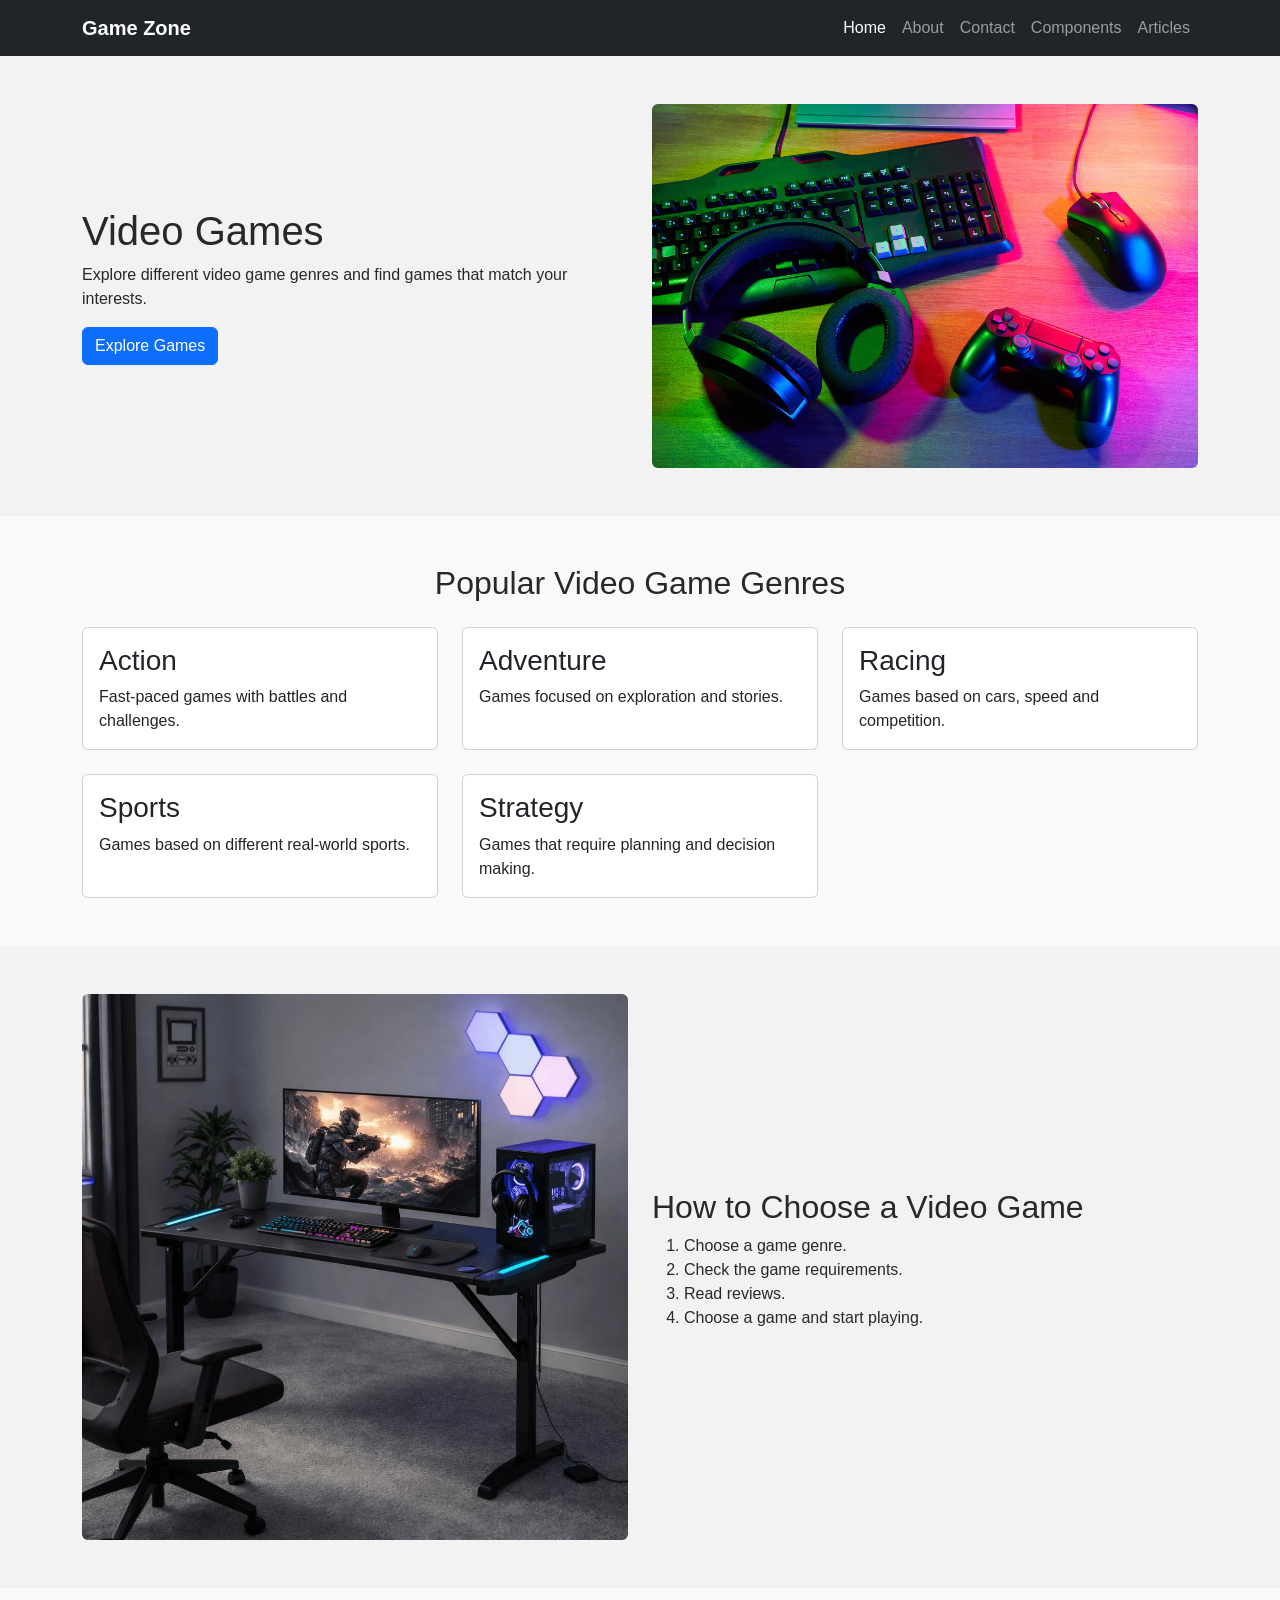
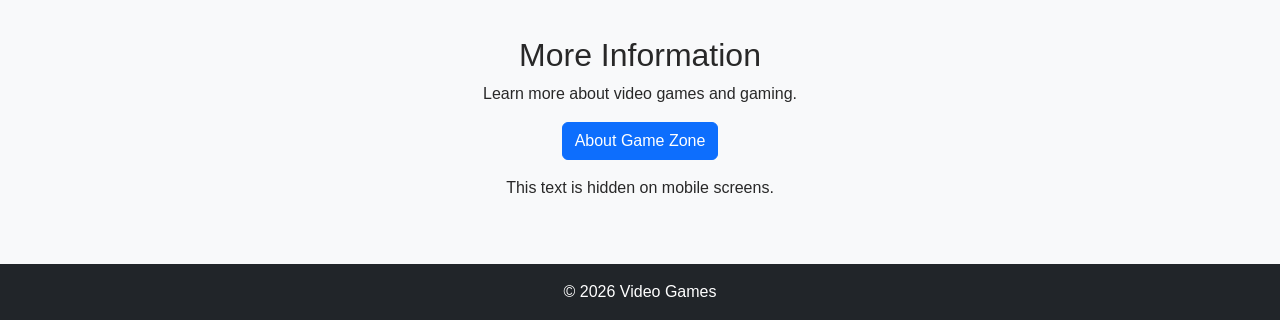
<file: index.html>
<!DOCTYPE html>
<html lang="en">
<head>
    <meta charset="UTF-8">
    <meta name="viewport" content="width=device-width, initial-scale=1.0">
    <title>Video Games</title>
    <link href="https://cdn.jsdelivr.net/npm/bootstrap@5.3.3/dist/css/bootstrap.min.css" rel="stylesheet">
    <link rel="stylesheet" href="css/style.css">
</head>

<body>

<header>
    <nav class="navbar navbar-expand-lg navbar-dark bg-dark">
        <div class="container">

            <a class="navbar-brand fw-bold" href="index.html">
                Game Zone
            </a>

            <button class="navbar-toggler"
                    type="button"
                    data-bs-toggle="collapse"
                    data-bs-target="#navbarMenu">
                <span class="navbar-toggler-icon"></span>
            </button>

            <div class="collapse navbar-collapse" id="navbarMenu">

                <div class="navbar-nav ms-auto">
                    <a href="index.html" class="nav-link active">Home</a>
                    <a href="about.html" class="nav-link">About</a>
                    <a href="contact.html" class="nav-link">Contact</a>
                    <a href="logo.html" class="nav-link">Components</a>
                    <a href="task3.html" class="nav-link">Articles</a>
                </div>

            </div>

        </div>
    </nav>
</header>

<main>

    <section class="py-5">
        <div class="container">

            <div class="row align-items-center">

                <div class="col-12 col-md-6 order-2 order-md-1">

                    <h1>Video Games</h1>

                    <p>
                        Explore different video game genres and find
                        games that match your interests.
                    </p>

                    <a href="logo.html" class="btn btn-primary">
                        Explore Games
                    </a>

                </div>

                <div class="col-12 col-md-6 order-1 order-md-2 text-center">

                    <img src="images/gaming.jpg"
                         alt="A person playing a video game"
                         class="img-fluid rounded">

                </div>

            </div>

        </div>
    </section>

    <section class="py-5 bg-light">
        <div class="container">

            <h2 class="text-center mb-4">
                Popular Video Game Genres
            </h2>

            <div class="row g-4">

                <div class="col-12 col-md-6 col-lg-4">
                    <div class="card h-100">
                        <div class="card-body">
                            <h3 class="card-title">Action</h3>
                            <p class="card-text">
                                Fast-paced games with battles and challenges.
                            </p>
                        </div>
                    </div>
                </div>

                <div class="col-12 col-md-6 col-lg-4">
                    <div class="card h-100">
                        <div class="card-body">
                            <h3 class="card-title">Adventure</h3>
                            <p class="card-text">
                                Games focused on exploration and stories.
                            </p>
                        </div>
                    </div>
                </div>

                <div class="col-12 col-md-6 col-lg-4">
                    <div class="card h-100">
                        <div class="card-body">
                            <h3 class="card-title">Racing</h3>
                            <p class="card-text">
                                Games based on cars, speed and competition.
                            </p>
                        </div>
                    </div>
                </div>

                <div class="col-12 col-md-6 col-lg-4">
                    <div class="card h-100">
                        <div class="card-body">
                            <h3 class="card-title">Sports</h3>
                            <p class="card-text">
                                Games based on different real-world sports.
                            </p>
                        </div>
                    </div>
                </div>

                <div class="col-12 col-md-6 col-lg-4">
                    <div class="card h-100">
                        <div class="card-body">
                            <h3 class="card-title">Strategy</h3>
                            <p class="card-text">
                                Games that require planning and decision making.
                            </p>
                        </div>
                    </div>
                </div>

            </div>

        </div>
    </section>

    <section class="py-5">
        <div class="container">

            <div class="row align-items-center">

                <div class="col-12 col-md-6 order-1 order-md-2">

                    <h2>How to Choose a Video Game</h2>

                    <ol>
                        <li>Choose a game genre.</li>
                        <li>Check the game requirements.</li>
                        <li>Read reviews.</li>
                        <li>Choose a game and start playing.</li>
                    </ol>

                </div>

                <div class="col-12 col-md-6 order-2 order-md-1">

                    <img src="images/PC.jpg"
                         alt="A modern gaming PC setup"
                         class="img-fluid rounded">

                </div>

            </div>

        </div>
    </section>

    <section class="py-5 bg-light">
        <div class="container text-center">

            <h2>More Information</h2>

            <p>
                Learn more about video games and gaming.
            </p>

            <a href="about.html" class="btn btn-primary">
                About Game Zone
            </a>

            <p class="d-none d-md-block mt-3">
                This text is hidden on mobile screens.
            </p>

        </div>
    </section>

</main>

<footer class="bg-dark text-white text-center py-3">
    <p class="mb-0">&copy; 2026 Video Games</p>
</footer>

<script src="https://cdn.jsdelivr.net/npm/bootstrap@5.3.3/dist/js/bootstrap.bundle.min.js"></script>

</body>
</html>
</file>
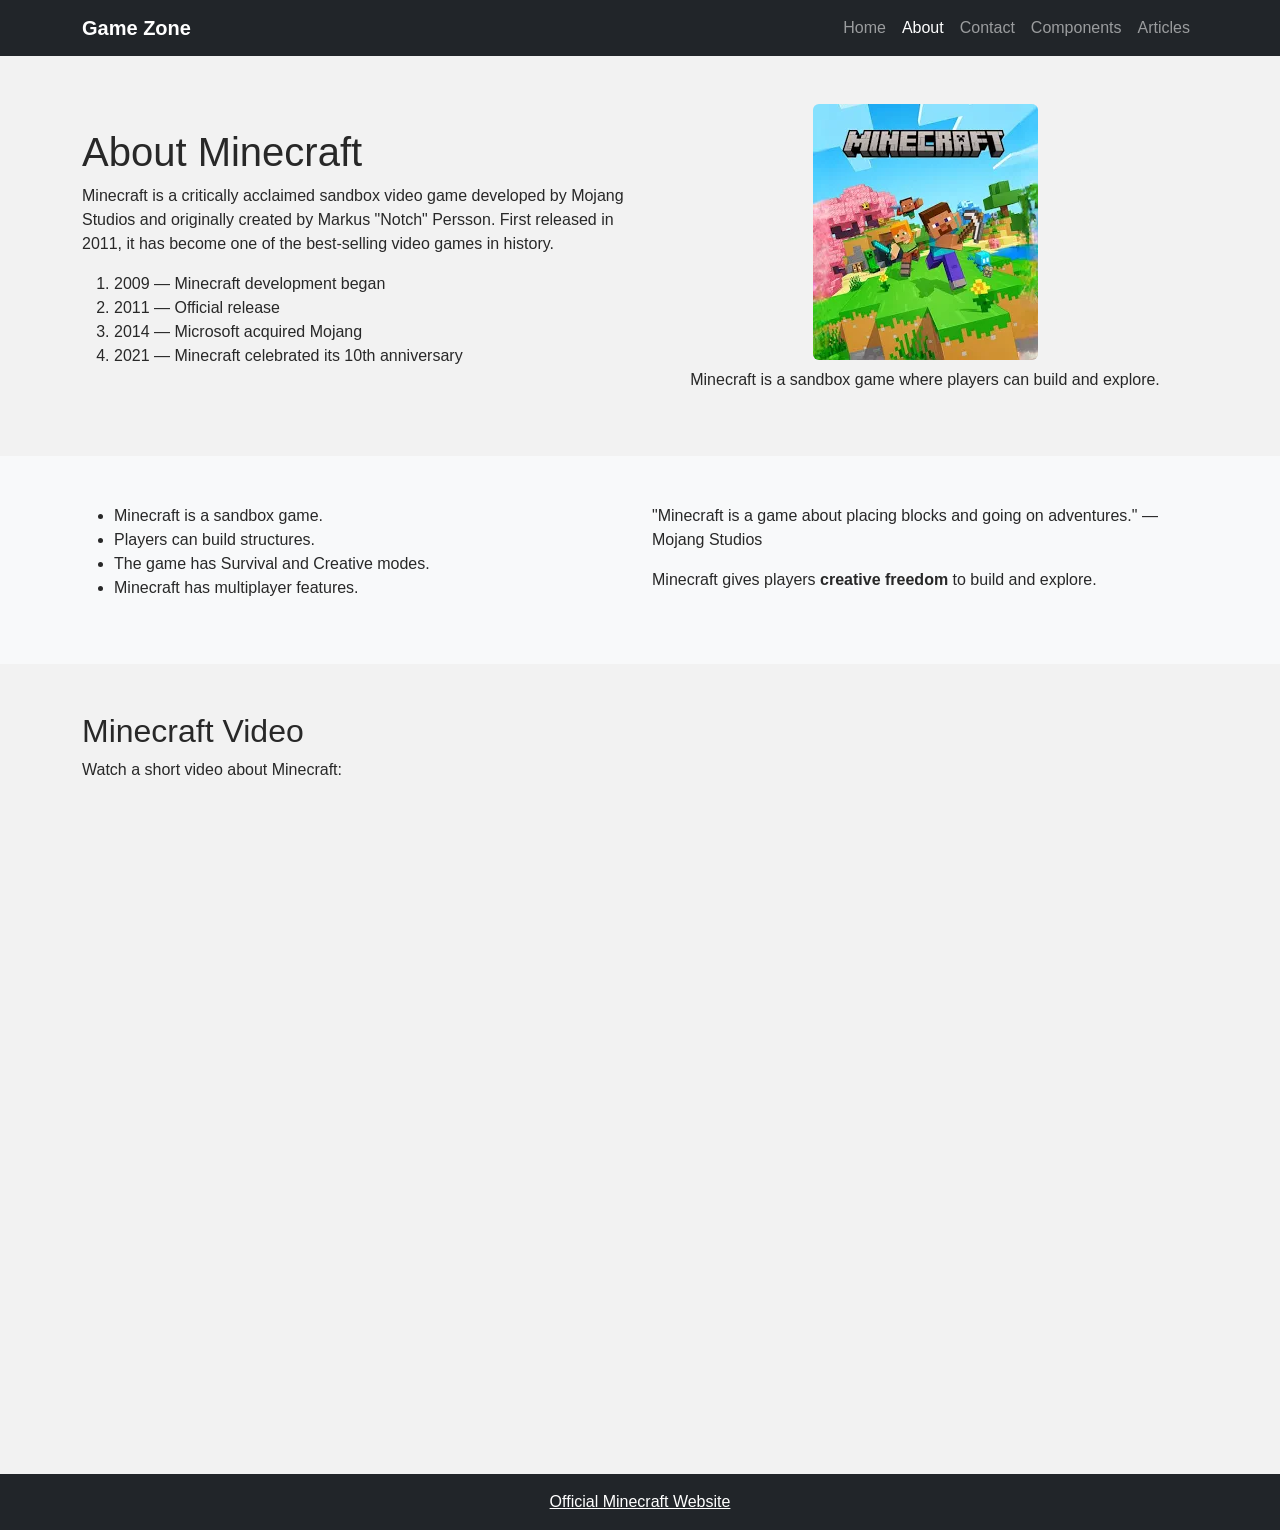
<file: about.html>
<!DOCTYPE html>
<html lang="en">
<head>
    <meta charset="UTF-8">
    <meta name="viewport" content="width=device-width, initial-scale=1.0">
    <title>About</title>

    <link href="https://cdn.jsdelivr.net/npm/bootstrap@5.3.3/dist/css/bootstrap.min.css" rel="stylesheet">
    <link rel="stylesheet" href="css/style.css">
</head>

<body>

<header>
    <nav class="navbar navbar-expand-lg navbar-dark bg-dark">

        <div class="container">

            <a class="navbar-brand fw-bold" href="index.html">
                Game Zone
            </a>

            <button class="navbar-toggler"
                    type="button"
                    data-bs-toggle="collapse"
                    data-bs-target="#navbarMenu">
                <span class="navbar-toggler-icon"></span>
            </button>

            <div class="collapse navbar-collapse" id="navbarMenu">

                <div class="navbar-nav ms-auto">

                    <a href="index.html" class="nav-link">
                        Home
                    </a>

                    <a href="about.html" class="nav-link active">
                        About
                    </a>

                    <a href="contact.html" class="nav-link">
                        Contact
                    </a>

                    <a href="logo.html" class="nav-link">
                        Components
                    </a>

                    <a href="task3.html" class="nav-link">
                        Articles
                    </a>

                </div>

            </div>

        </div>

    </nav>
</header>

<main>

    <section class="py-5">

        <div class="container">

            <div class="row align-items-center g-4">

                <div class="col-12 col-md-6 order-1">

                    <h1>About Minecraft</h1>

                    <p>
                        Minecraft is a critically acclaimed sandbox video game
                        developed by Mojang Studios and originally created by
                        Markus "Notch" Persson. First released in 2011, it has
                        become one of the best-selling video games in history.
                    </p>

                    <ol>
                        <li>2009 — Minecraft development began</li>
                        <li>2011 — Official release</li>
                        <li>2014 — Microsoft acquired Mojang</li>
                        <li>2021 — Minecraft celebrated its 10th anniversary</li>
                    </ol>

                </div>

                <div class="col-12 col-md-6 order-2 text-center">

                    <figure>
                        <img
                            src="images/minecraft.jpg"
                            alt="Minecraft image"
                            class="img-fluid rounded">

                        <figcaption class="mt-2">
                            Minecraft is a sandbox game where players can build and explore.
                        </figcaption>
                    </figure>

                </div>

            </div>

        </div>

    </section>

    <section class="py-5 bg-light">

        <div class="container">

            <div class="row g-4">

                <div class="col-12 col-md-6">

                    <ul>
                        <li>Minecraft is a sandbox game.</li>
                        <li>Players can build structures.</li>
                        <li>The game has Survival and Creative modes.</li>
                        <li>Minecraft has multiplayer features.</li>
                    </ul>

                </div>

                <div class="col-12 col-md-6">

                    <blockquote>
                        "Minecraft is a game about placing blocks and going on adventures."
                        — Mojang Studios
                    </blockquote>

                    <p>
                        Minecraft gives players
                        <strong>creative freedom</strong>
                        to build and explore.
                    </p>

                </div>

            </div>

        </div>

    </section>

    <section class="py-5">

        <div class="container">

            <h2>Minecraft Video</h2>

            <p>
                Watch a short video about Minecraft:
            </p>

            <div class="ratio ratio-16x9">

                <iframe
                    src="https://www.youtube.com/embed/MmB9b5njVbA"
                    title="Minecraft Trailer"
                    allowfullscreen>
                </iframe>

            </div>

        </div>

    </section>

</main>

<footer class="bg-dark text-white text-center py-3">

    <a
        href="https://www.minecraft.net/"
        target="_blank"
        rel="noopener"
        class="text-white">

        Official Minecraft Website

    </a>

</footer>

<script src="https://cdn.jsdelivr.net/npm/bootstrap@5.3.3/dist/js/bootstrap.bundle.min.js"></script>

</body>
</html>
</file>
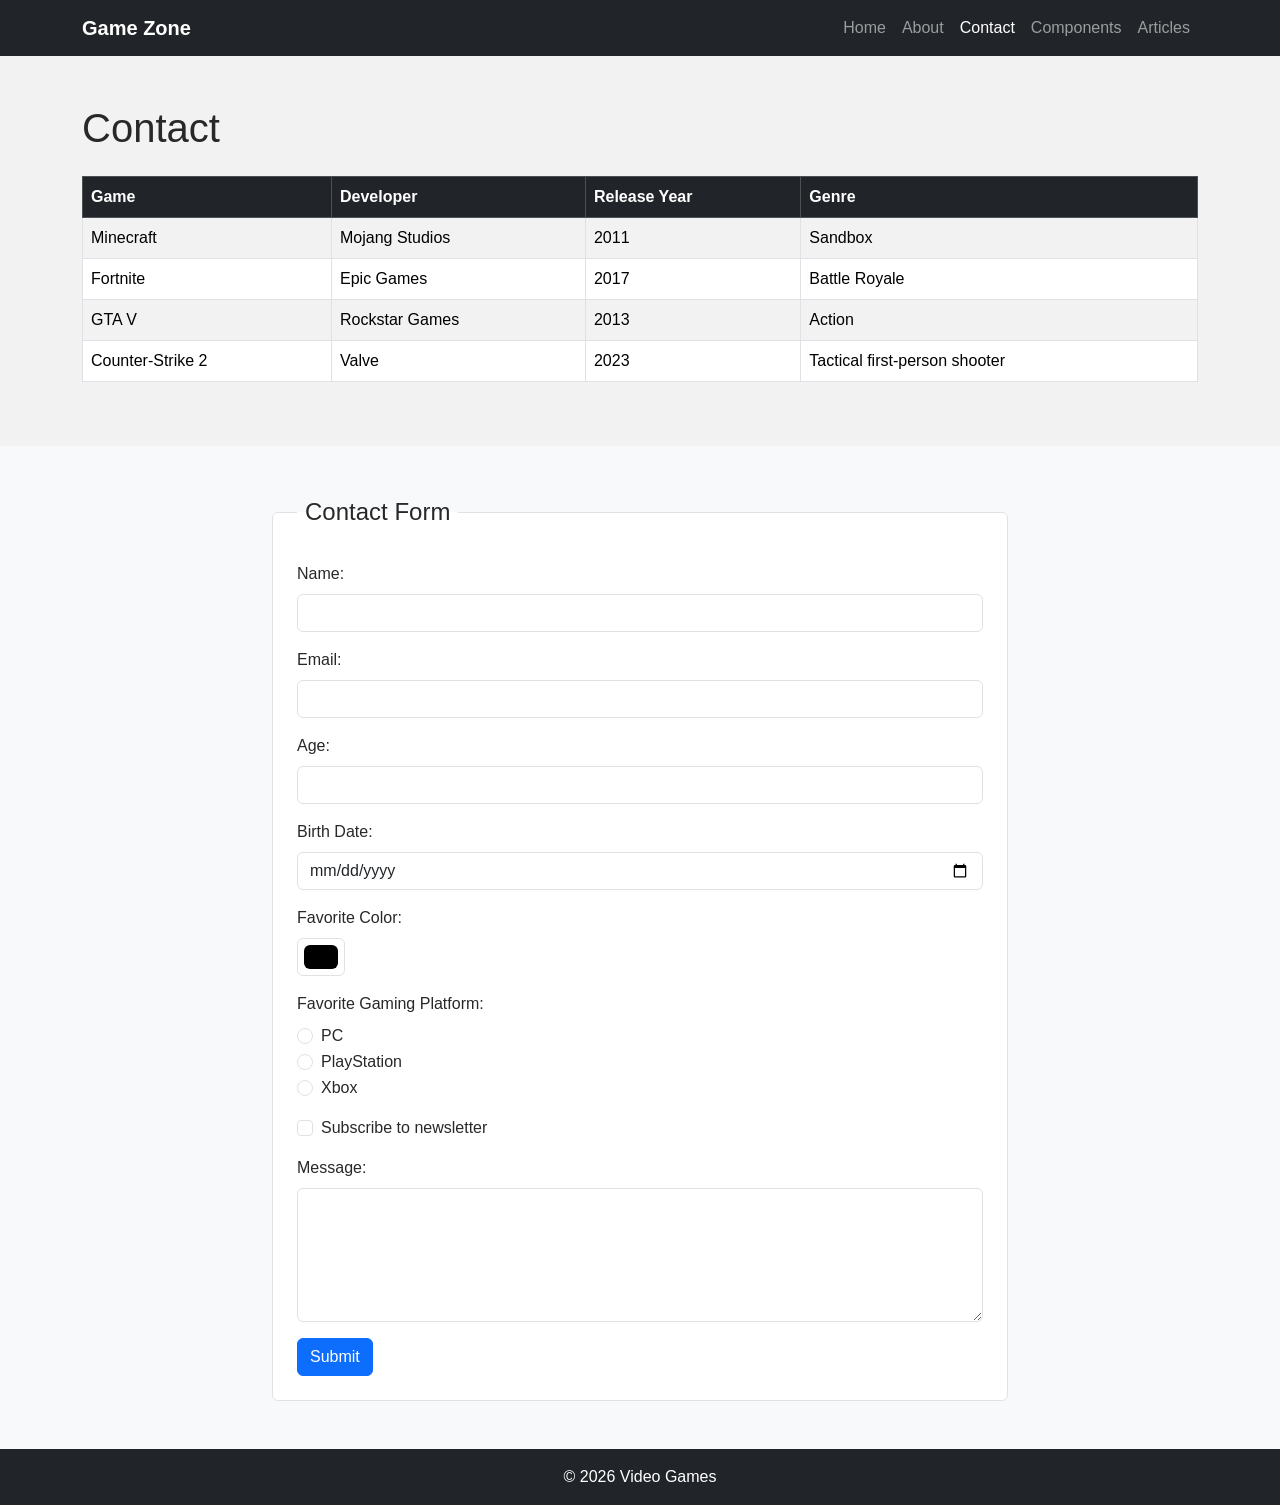
<file: contact.html>
<!DOCTYPE html>
<html lang="en">

<head>
    <meta charset="UTF-8">
    <meta name="viewport" content="width=device-width, initial-scale=1.0">
    <title>Contact</title>

    <link href="https://cdn.jsdelivr.net/npm/bootstrap@5.3.3/dist/css/bootstrap.min.css" rel="stylesheet">
    <link rel="stylesheet" href="css/style.css">
</head>

<body>

<header>
    <nav class="navbar navbar-expand-lg navbar-dark bg-dark">

        <div class="container">

            <a class="navbar-brand fw-bold" href="index.html">
                Game Zone
            </a>

            <button class="navbar-toggler"
                    type="button"
                    data-bs-toggle="collapse"
                    data-bs-target="#navbarMenu">

                <span class="navbar-toggler-icon"></span>

            </button>

            <div class="collapse navbar-collapse" id="navbarMenu">

                <div class="navbar-nav ms-auto">

                    <a href="index.html" class="nav-link">
                        Home
                    </a>

                    <a href="about.html" class="nav-link">
                        About
                    </a>

                    <a href="contact.html" class="nav-link active">
                        Contact
                    </a>

                    <a href="logo.html" class="nav-link">
                        Components
                    </a>

                    <a href="task3.html" class="nav-link">
                        Articles
                    </a>

                </div>

            </div>

        </div>

    </nav>
</header>

<main>

    <section class="py-5">

        <div class="container">

            <h1 class="mb-4">
                Contact
            </h1>

            <div class="table-responsive">

                <table class="table table-bordered table-striped">

                    <thead class="table-dark">

                        <tr>
                            <th>Game</th>
                            <th>Developer</th>
                            <th>Release Year</th>
                            <th>Genre</th>
                        </tr>

                    </thead>

                    <tbody>

                        <tr>
                            <td>Minecraft</td>
                            <td>Mojang Studios</td>
                            <td>2011</td>
                            <td>Sandbox</td>
                        </tr>

                        <tr>
                            <td>Fortnite</td>
                            <td>Epic Games</td>
                            <td>2017</td>
                            <td>Battle Royale</td>
                        </tr>

                        <tr>
                            <td>GTA V</td>
                            <td>Rockstar Games</td>
                            <td>2013</td>
                            <td>Action</td>
                        </tr>

                        <tr>
                            <td>Counter-Strike 2</td>
                            <td>Valve</td>
                            <td>2023</td>
                            <td>Tactical first-person shooter</td>
                        </tr>

                    </tbody>

                </table>

            </div>

        </div>

    </section>


    <section class="py-5 bg-light">

        <div class="container">

            <div class="row justify-content-center">

                <div class="col-12 col-md-10 col-lg-8">

                    <form>

                        <fieldset class="border rounded p-4 bg-white">

                            <legend class="float-none w-auto px-2">
                                Contact Form
                            </legend>

                            <div class="mb-3">

                                <label for="name" class="form-label">
                                    Name:
                                </label>

                                <input
                                    type="text"
                                    id="name"
                                    name="name"
                                    class="form-control"
                                    required>

                            </div>


                            <div class="mb-3">

                                <label for="email" class="form-label">
                                    Email:
                                </label>

                                <input
                                    type="email"
                                    id="email"
                                    name="email"
                                    class="form-control"
                                    required>

                            </div>


                            <div class="mb-3">

                                <label for="age" class="form-label">
                                    Age:
                                </label>

                                <input
                                    type="number"
                                    id="age"
                                    name="age"
                                    min="1"
                                    max="100"
                                    class="form-control">

                            </div>


                            <div class="mb-3">

                                <label for="birthdate" class="form-label">
                                    Birth Date:
                                </label>

                                <input
                                    type="date"
                                    id="birthdate"
                                    name="birthdate"
                                    class="form-control">

                            </div>


                            <div class="mb-3">

                                <label for="color" class="form-label">
                                    Favorite Color:
                                </label>

                                <input
                                    type="color"
                                    id="color"
                                    name="color"
                                    class="form-control form-control-color">

                            </div>


                            <div class="mb-3">

                                <p class="mb-2">
                                    Favorite Gaming Platform:
                                </p>

                                <div class="form-check">

                                    <input
                                        type="radio"
                                        id="pc"
                                        name="platform"
                                        value="PC"
                                        class="form-check-input">

                                    <label for="pc" class="form-check-label">
                                        PC
                                    </label>

                                </div>

                                <div class="form-check">

                                    <input
                                        type="radio"
                                        id="playstation"
                                        name="platform"
                                        value="PlayStation"
                                        class="form-check-input">

                                    <label for="playstation" class="form-check-label">
                                        PlayStation
                                    </label>

                                </div>

                                <div class="form-check">

                                    <input
                                        type="radio"
                                        id="xbox"
                                        name="platform"
                                        value="Xbox"
                                        class="form-check-input">

                                    <label for="xbox" class="form-check-label">
                                        Xbox
                                    </label>

                                </div>

                            </div>


                            <div class="form-check mb-3">

                                <input
                                    type="checkbox"
                                    id="newsletter"
                                    name="newsletter"
                                    class="form-check-input">

                                <label for="newsletter" class="form-check-label">
                                    Subscribe to newsletter
                                </label>

                            </div>


                            <div class="mb-3">

                                <label for="message" class="form-label">
                                    Message:
                                </label>

                                <textarea
                                    id="message"
                                    name="message"
                                    maxlength="500"
                                    rows="5"
                                    class="form-control"></textarea>

                            </div>


                            <button type="submit" class="btn btn-primary">
                                Submit
                            </button>

                        </fieldset>

                    </form>

                </div>

            </div>

        </div>

    </section>

</main>

<footer class="bg-dark text-white text-center py-3">

    <p class="mb-0">
        &copy; 2026 Video Games
    </p>

</footer>

<script src="https://cdn.jsdelivr.net/npm/bootstrap@5.3.3/dist/js/bootstrap.bundle.min.js"></script>

</body>
</html>
</file>
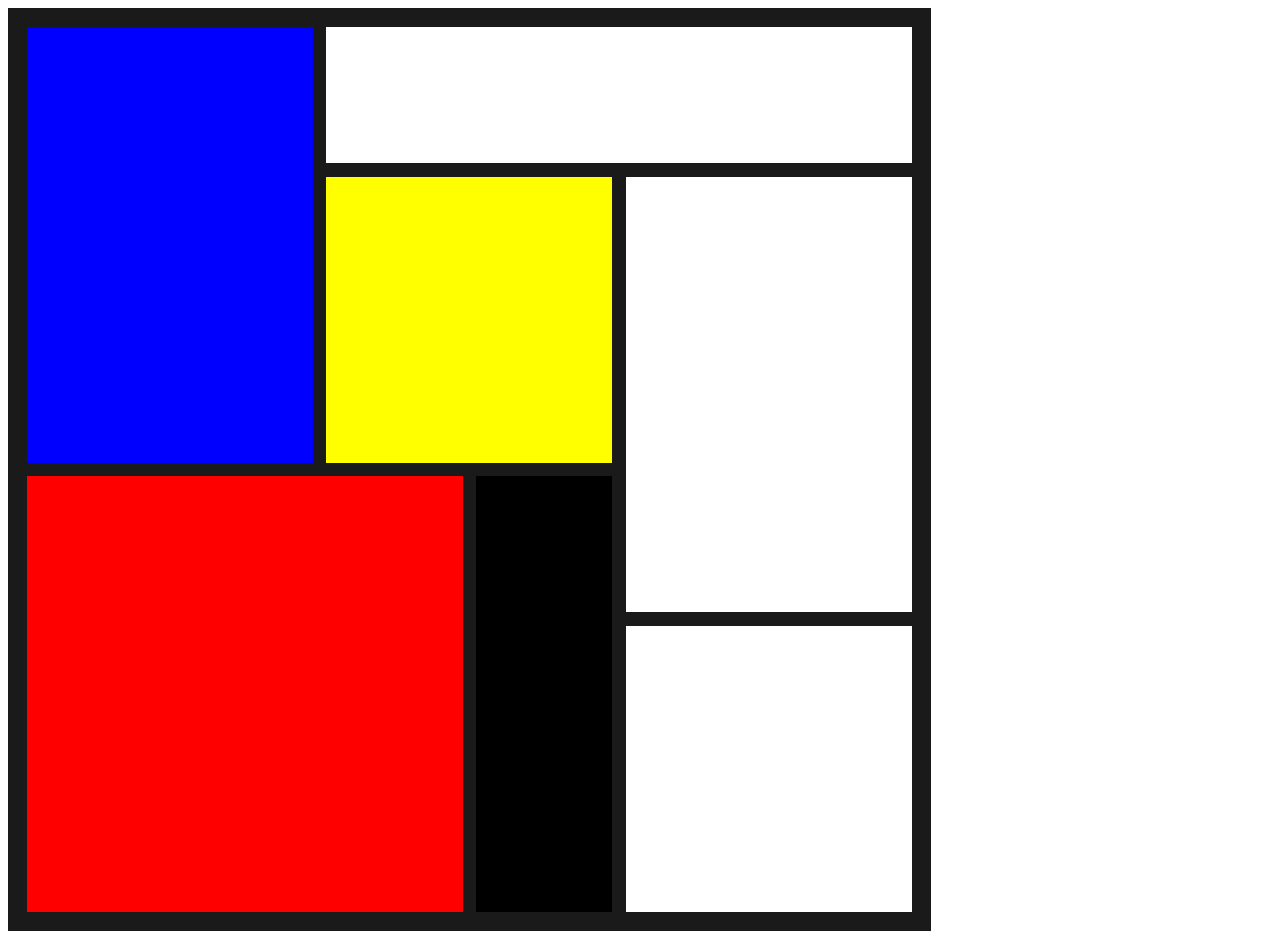
<file: ff.html>
<!DOCTYPE html>
<html lang="en">
<head>
    <meta charset="UTF-8">
    <meta name="viewport" content="width=device-width, initial-scale=1.0">
    <title>Document</title>
    <style>
        .continer {
    display: grid;

    grid-template-rows: repeat(6 , 1fr);
    grid-template-columns: repeat(6 , 1fr);

    gap: 1.5%;
    padding: 1.5%;
    background-color: #1a1a1a;

    aspect-ratio: 1 / 1;

    width: 70%;
    
}

.box1{
    background-color: blue;
    grid-area: 1 / 1 / 4 / 3 ;
}

.box2{
    background-color: white;
    grid-area: 1 / 3 / 2 / 7;
}

.box3{
    background-color: yellow;
    grid-area: 2 / 3 / 4 /5 ;
}

.box4{
    background-color: white;
    grid-area: 2 / 5 / 5 / 7;
}

.box5{
    background-color: red;
    grid-area: 4 / 1 / 7 / 4;
}

.box6{
    background-color: black;
    grid-area: 4 / 4 / 7 / 5;
}

.box7{
    background-color: white;
    grid-area: 5 / 5 / 7 / 7;
}
    </style>
</head>
<body>

    <div class = "continer">
        <div class="box box1 "></div>
        <div class="box box2"></div>
        <div class="box box3"></div>
        <div class="box box4"></div>
        <div class="box box5"></div>
        <div class="box box6"></div>
        <div class="box box7"></div>
    </div>

    
</body>
</html>
</file>
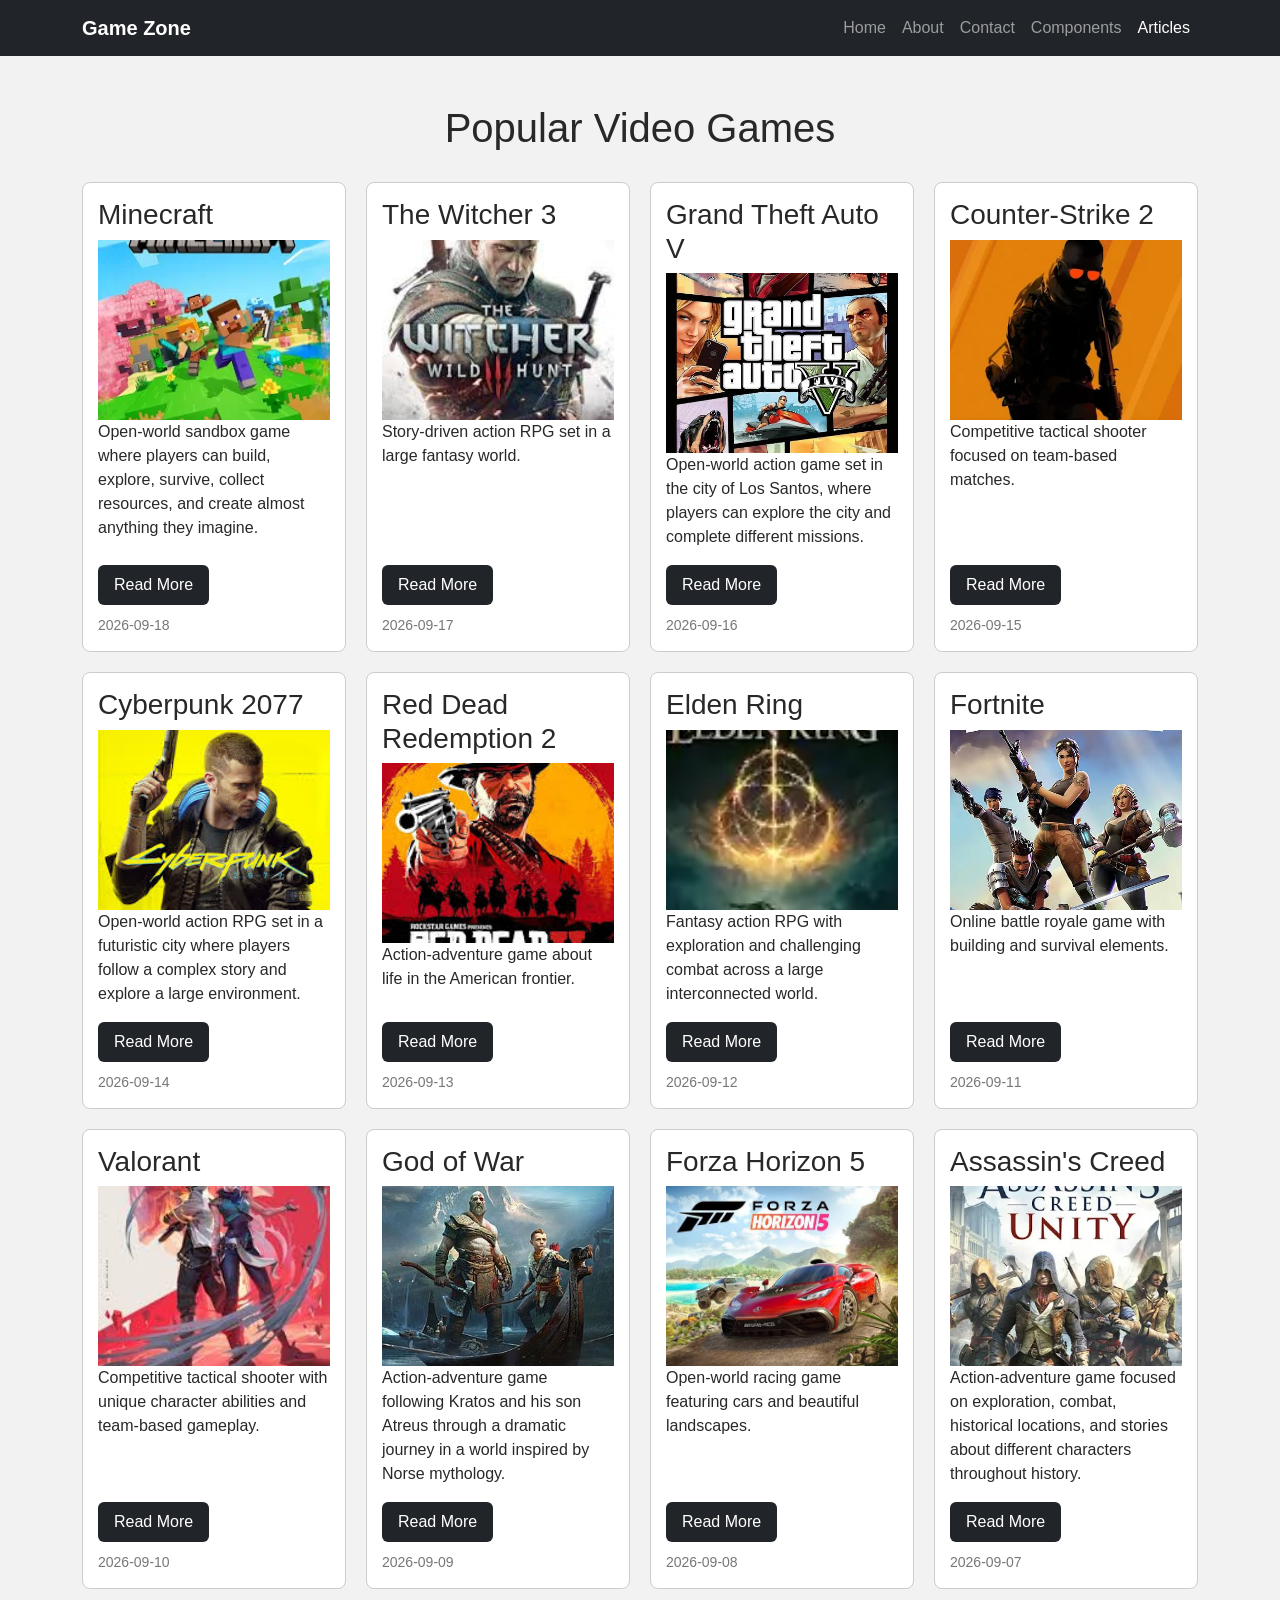
<file: task3.html>
<!DOCTYPE html>
<html lang="en">

<head>
    <meta charset="UTF-8">
    <meta name="viewport" content="width=device-width, initial-scale=1.0">
    <title>Video Games</title>

    <link href="https://cdn.jsdelivr.net/npm/bootstrap@5.3.3/dist/css/bootstrap.min.css" rel="stylesheet">
    <link rel="stylesheet" href="css/style.css">
</head>

<body>

    <header>
        <nav class="navbar navbar-expand-lg navbar-dark bg-dark">

            <div class="container">

                <a class="navbar-brand fw-bold" href="index.html">
                    Game Zone
                </a>

                <button class="navbar-toggler"
                        type="button"
                        data-bs-toggle="collapse"
                        data-bs-target="#navbarMenu">

                    <span class="navbar-toggler-icon"></span>

                </button>

                <div class="collapse navbar-collapse" id="navbarMenu">

                    <div class="navbar-nav ms-auto">

                        <a href="index.html" class="nav-link">
                            Home
                        </a>

                        <a href="about.html" class="nav-link">
                            About
                        </a>

                        <a href="contact.html" class="nav-link">
                            Contact
                        </a>

                        <a href="logo.html" class="nav-link">
                            Components
                        </a>

                        <a href="task3.html" class="nav-link active">
                            Articles
                        </a>

                    </div>

                </div>

            </div>

        </nav>
    </header>

    <main>

        <section class="py-5">

            <div class="container">

                <h1 class="text-center mb-4">
                    Popular Video Games
                </h1>

                <div class="articles grid">

                    <div class="article-card">
                        <h3>Minecraft</h3>
                        <img src="images/minecraft.jpg" alt="Minecraft">
                        <p>Open-world sandbox game where players can build, explore, survive, collect resources, and create almost anything they imagine.</p>
                        <a href="https://www.minecraft.net/ru-ru" class="read-more">Read More</a>
                        <span class="date">2026-09-18</span>
                    </div>

                    <div class="article-card">
                        <h3>The Witcher 3</h3>
                        <img src="images/The Witcher 3.jpg" alt="The Witcher 3">
                        <p>Story-driven action RPG set in a large fantasy world.</p>
                        <a href="https://www.thewitcher.com/kr/ru/witcher3" class="read-more">Read More</a>
                        <span class="date">2026-09-17</span>
                    </div>

                    <div class="article-card">
                        <h3>Grand Theft Auto V</h3>
                        <img src="images/Grand Theft Auto V.jpg" alt="Grand Theft Auto V">
                        <p>Open-world action game set in the city of Los Santos, where players can explore the city and complete different missions.</p>
                        <a href="https://www.rockstargames.com/ru/gta-v" class="read-more">Read More</a>
                        <span class="date">2026-09-16</span>
                    </div>

                    <div class="article-card">
                        <h3>Counter-Strike 2</h3>
                        <img src="images/cs2.jpg" alt="Counter-Strike 2">
                        <p>Competitive tactical shooter focused on team-based matches.</p>
                        <a href="https://www.counter-strike.net/cs2" class="read-more">Read More</a>
                        <span class="date">2026-09-15</span>
                    </div>

                    <div class="article-card">
                        <h3>Cyberpunk 2077</h3>
                        <img src="images/Cyberpunk 2077.jpg" alt="Cyberpunk 2077">
                        <p>Open-world action RPG set in a futuristic city where players follow a complex story and explore a large environment.</p>
                        <a href="https://www.cyberpunk.net/us/ru/" class="read-more">Read More</a>
                        <span class="date">2026-09-14</span>
                    </div>

                    <div class="article-card">
                        <h3>Red Dead Redemption 2</h3>
                        <img src="images/Red Dead Redemption 2.jpg" alt="Red Dead Redemption 2">
                        <p>Action-adventure game about life in the American frontier.</p>
                        <a href="https://www.rockstargames.com/ru/reddeadredemption2" class="read-more">Read More</a>
                        <span class="date">2026-09-13</span>
                    </div>

                    <div class="article-card">
                        <h3>Elden Ring</h3>
                        <img src="images/Elden Ring.webp" alt="Elden Ring">
                        <p>Fantasy action RPG with exploration and challenging combat across a large interconnected world.</p>
                        <a href="https://store.steampowered.com/app/1245620/ELDEN_RING/" class="read-more">Read More</a>
                        <span class="date">2026-09-12</span>
                    </div>

                    <div class="article-card">
                        <h3>Fortnite</h3>
                        <img src="images/Fortnite.jpg" alt="Fortnite">
                        <p>Online battle royale game with building and survival elements.</p>
                        <a href="https://www.fortnite.com/?lang=ru" class="read-more">Read More</a>
                        <span class="date">2026-09-11</span>
                    </div>

                    <div class="article-card">
                        <h3>Valorant</h3>
                        <img src="images/Valorant.jpg" alt="Valorant">
                        <p>Competitive tactical shooter with unique character abilities and team-based gameplay.</p>
                        <a href="https://playvalorant.com/" class="read-more">Read More</a>
                        <span class="date">2026-09-10</span>
                    </div>

                    <div class="article-card">
                        <h3>God of War</h3>
                        <img src="images/God of War.jpg" alt="God of War">
                        <p>Action-adventure game following Kratos and his son Atreus through a dramatic journey in a world inspired by Norse mythology.</p>
                        <a href="https://store.steampowered.com/app/1593500/God_of_War/?l=russian" class="read-more">Read More</a>
                        <span class="date">2026-09-09</span>
                    </div>

                    <div class="article-card">
                        <h3>Forza Horizon 5</h3>
                        <img src="images/Forza Horizon 5.jpg" alt="Forza Horizon 5">
                        <p>Open-world racing game featuring cars and beautiful landscapes.</p>
                        <a href="https://store.steampowered.com/app/1551360/Forza_Horizon_5/" class="read-more">Read More</a>
                        <span class="date">2026-09-08</span>
                    </div>

                    <div class="article-card">
                        <h3>Assassin's Creed</h3>
                        <img src="images/Assassin's Creed.webp" alt="Assassin's Creed">
                        <p>Action-adventure game focused on exploration, combat, historical locations, and stories about different characters throughout history.</p>
                        <a href="https://store.steampowered.com/franchise/AC?l=russian" class="read-more">Read More</a>
                        <span class="date">2026-09-07</span>
                    </div>

                </div>

            </div>

        </section>

    </main>

    <script src="https://cdn.jsdelivr.net/npm/bootstrap@5.3.3/dist/js/bootstrap.bundle.min.js"></script>

</body>

</html>
</file>
<file: css/style.css>
body {
    font-family: Arial, sans-serif;
    margin: 0;
    background-color: #f2f2f2;
    color: rgb(40, 40, 40);
}

img {
    max-width: 100%;
    height: auto;
}

.game-cards {
    display: grid;
    grid-template-columns: 1fr;
    gap: 20px;
}

.game-card {
    padding: 20px;
    border: 1px solid #ddd;
    border-radius: 12px;
    background-color: white;
    text-align: center;
}

.game-card h3 {
    margin-bottom: 15px;
}

.game-card img {
    width: 100%;
    height: 200px;
    object-fit: cover;
    border-radius: 8px;
    margin-bottom: 15px;
}

.game-card p {
    color: #666;
}

.read-more {
    display: inline-block;
    padding: 8px 16px;
    background-color: #212529;
    color: white;
    text-decoration: none;
    border-radius: 6px;
}

.read-more:hover {
    background-color: #0d6efd;
}

@media (min-width: 768px) {
    .game-cards {
        grid-template-columns: repeat(2, 1fr);
    }

    .game-card {
        padding: 25px;
    }
}

@media (min-width: 1200px) {
    .game-cards {
        grid-template-columns: repeat(3, 1fr);
    }

    .game-card {
        padding: 30px;
    }

    .game-card img {
        height: 220px;
    }
}

.articles {
    width: 100%;
    margin: 30px auto;
}

.articles.grid {
    display: grid;
    grid-template-columns: repeat(auto-fit, minmax(220px, 1fr));
    gap: 20px;
}

.articles.grid .article-card {
    display: flex;
    flex-direction: column;
    padding: 15px;
    background-color: white;
    border: 1px solid #cccccc;
    border-radius: 8px;
}

.articles.grid .article-card img {
    width: 100%;
    height: 180px;
    object-fit: cover;
}

.articles.grid .article-card p {
    flex: 1;
}

.articles.grid .article-card .read-more {
    align-self: flex-start;
}

.articles.grid .article-card .date {
    margin-top: 10px;
    color: #777777;
    font-size: 14px;
}

.articles.list {
    display: grid;
    grid-template-columns: 1fr;
    gap: 12px;
}

.articles.list .article-card {
    display: flex;
    align-items: center;
    gap: 15px;
    padding: 12px;
    background-color: white;
    border: 1px solid #cccccc;
    border-radius: 8px;
}

.articles.list .article-card img {
    flex: 0 0 120px;
    width: 120px;
    height: 90px;
    object-fit: cover;
}

.articles.list .article-card h3 {
    margin: 0;
    min-width: 130px;
}

.articles.list .article-card p {
    flex: 1;
    margin: 0;
    min-width: 0;
}

.articles.list .article-card .read-more {
    align-self: center;
}

.articles.list .article-card .date {
    margin-left: auto;
    white-space: nowrap;
    color: #777777;
}

.articles.magazine {
    display: grid;
    grid-template-columns: repeat(auto-fit, minmax(180px, 1fr));
    gap: 15px;
}

.articles.magazine .article-card {
    display: flex;
    flex-direction: column;
    min-width: 0;
    padding: 15px;
    background-color: white;
    border: 1px solid #cccccc;
    border-radius: 8px;
}

.articles.magazine .article-card img {
    width: 100%;
    height: 150px;
    object-fit: cover;
}

.articles.magazine .article-card p {
    flex: 1;
}

.articles.magazine .article-card:first-child {
    grid-column: span 2;
    grid-row: span 2;
}

.articles.magazine .article-card:first-child img {
    height: 320px;
}

.articles.magazine .article-card:first-child h3 {
    font-size: 28px;
}

.articles.magazine .article-card .date {
    color: #777777;
    font-size: 14px;
}

@media (max-width: 767px) {
    .articles.list .article-card {
        align-items: flex-start;
        flex-wrap: wrap;
    }

    .articles.list .article-card img {
        flex: 0 0 100px;
        width: 100px;
        height: 75px;
    }

    .articles.list .article-card h3 {
        min-width: 0;
    }

    .articles.list .article-card .date {
        margin-left: 0;
    }

    .articles.magazine .article-card:first-child {
        grid-column: span 1;
        grid-row: span 1;
    }

    .articles.magazine .article-card:first-child img {
        height: 150px;
    }

    .articles.magazine .article-card:first-child h3 {
        font-size: 22px;
    }
}
</file>
